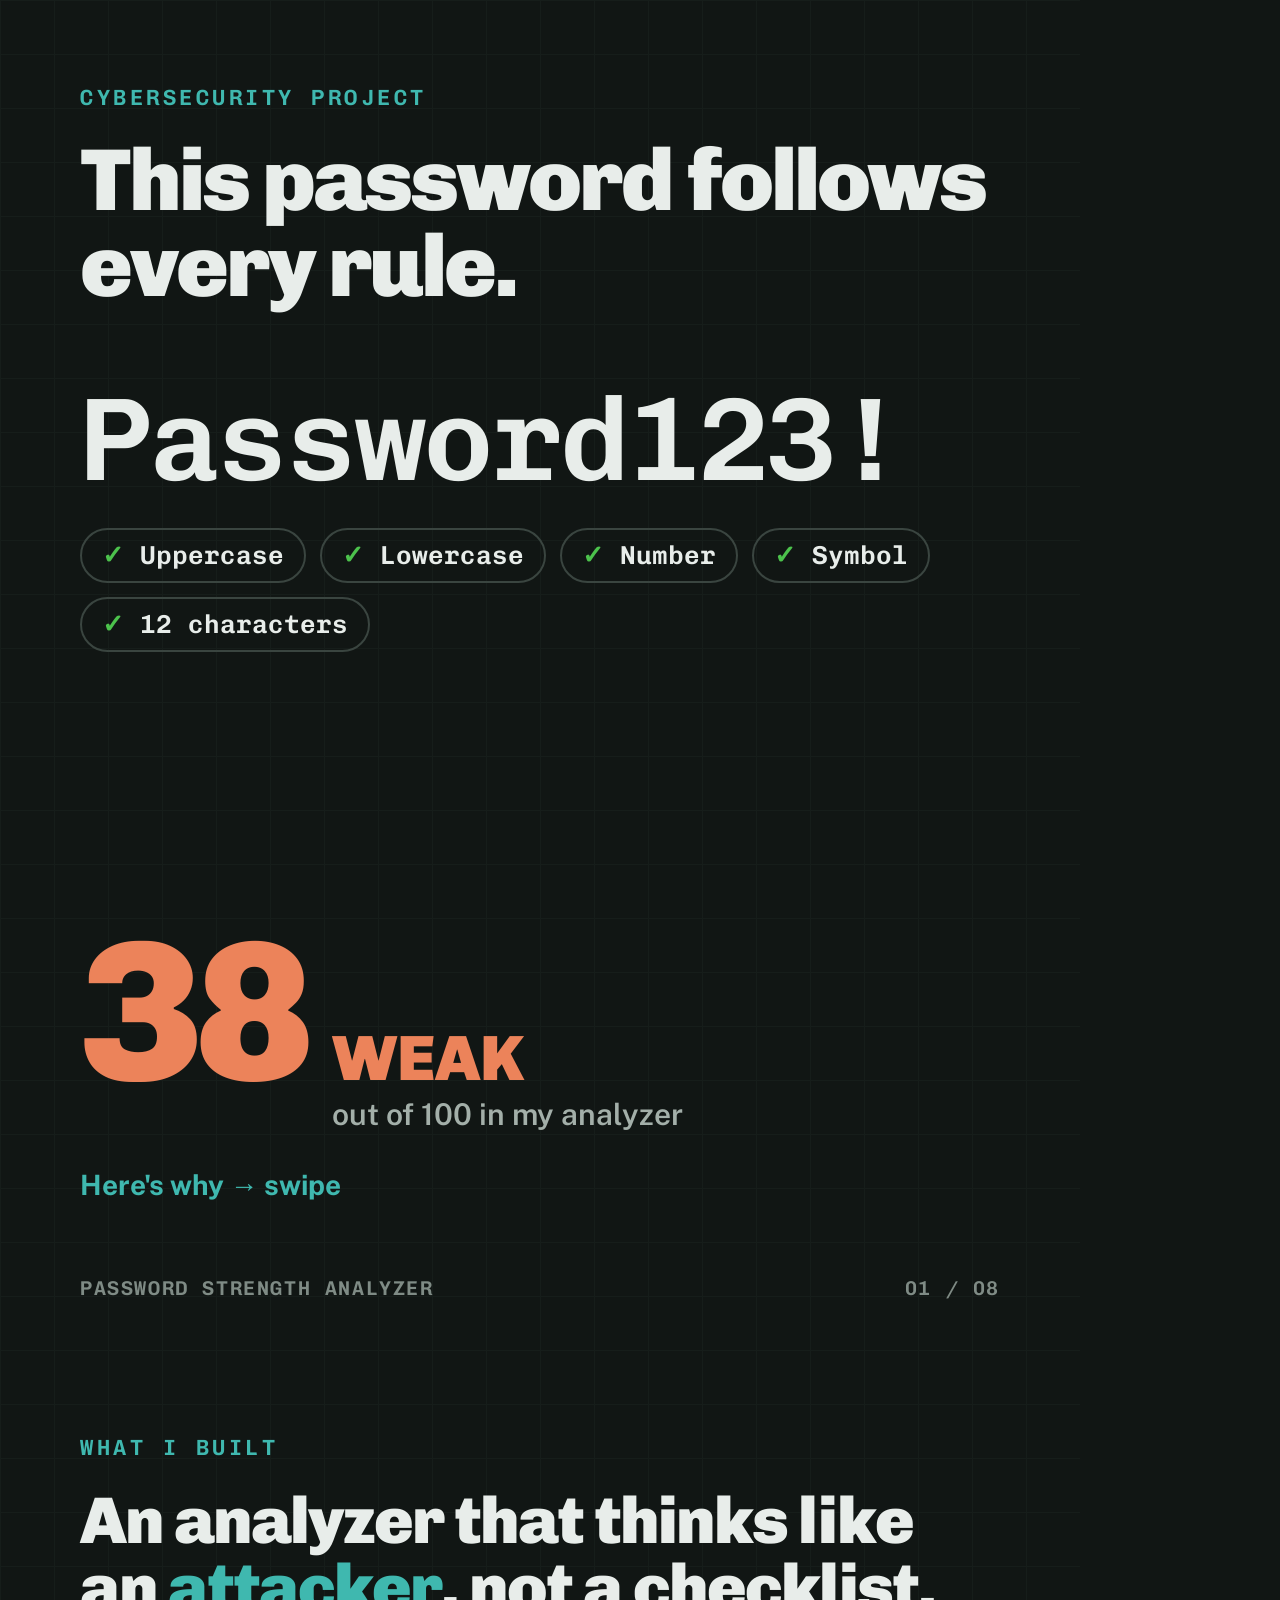
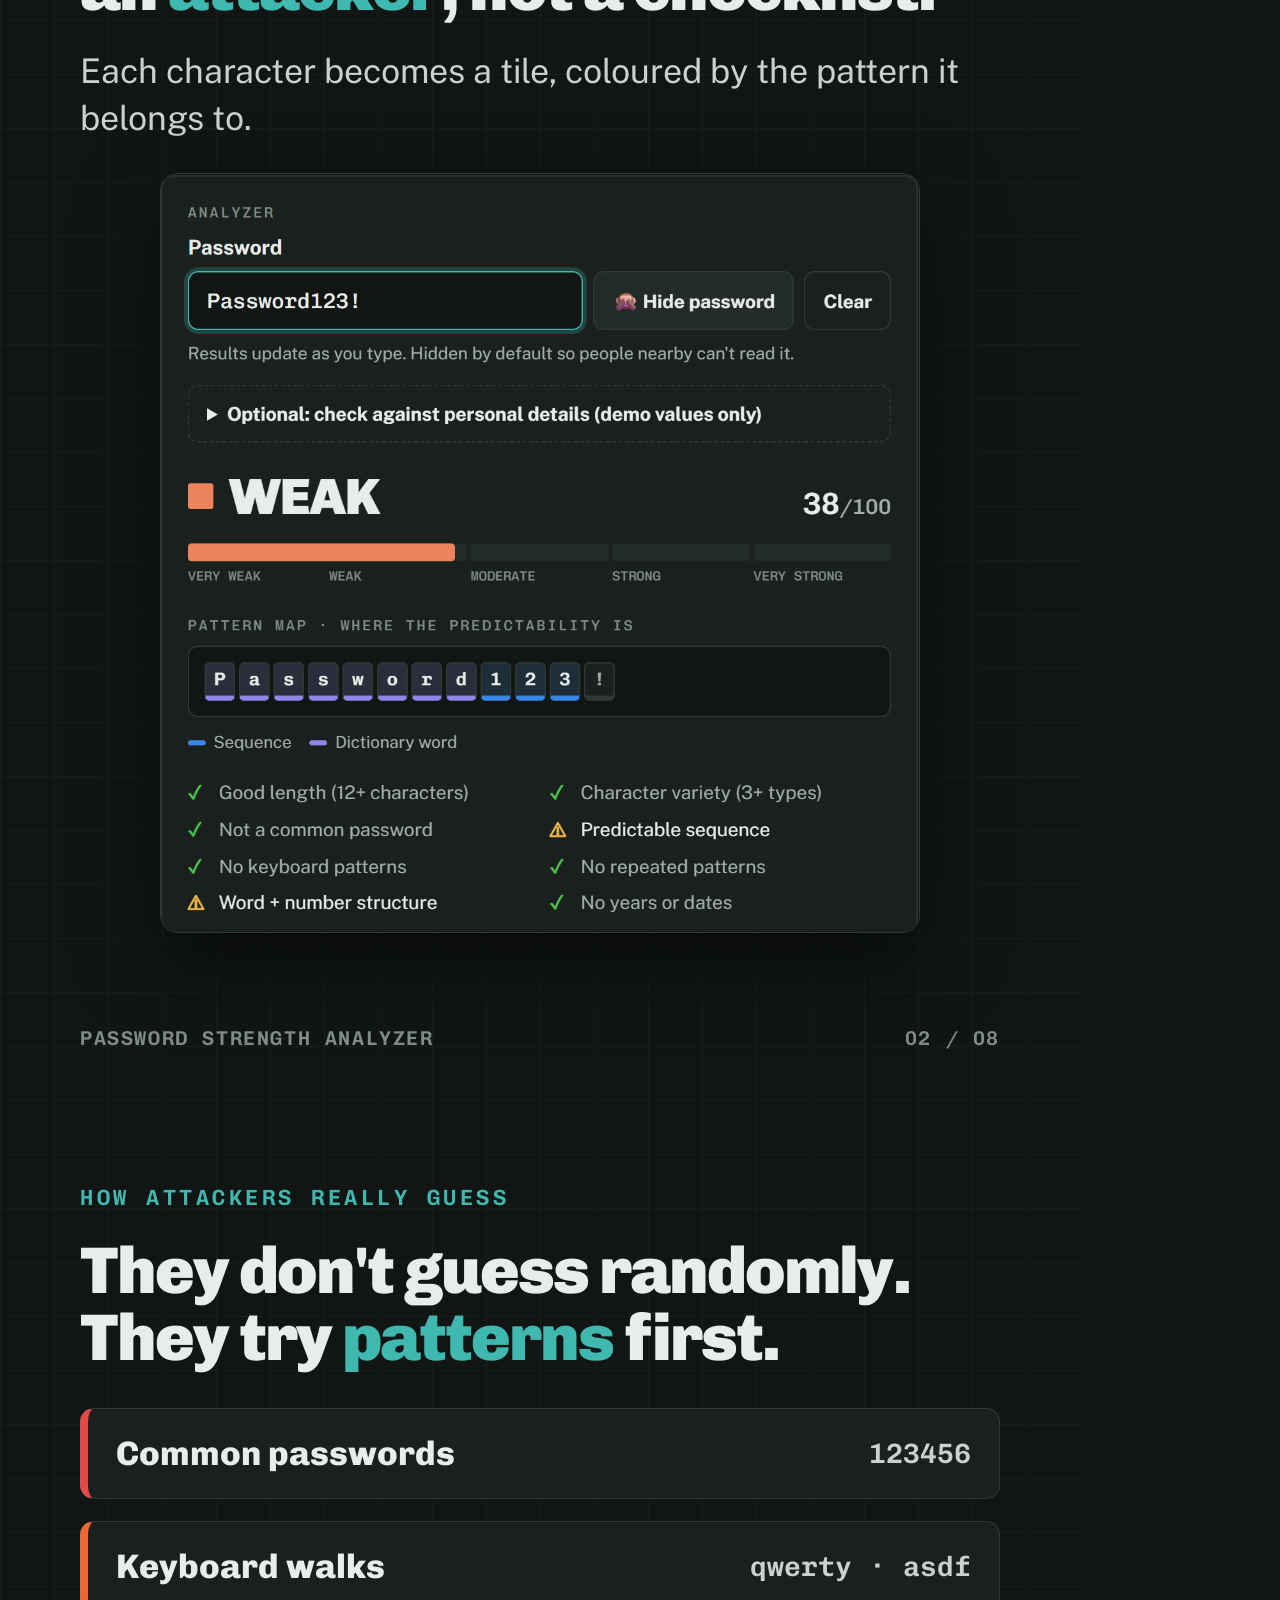
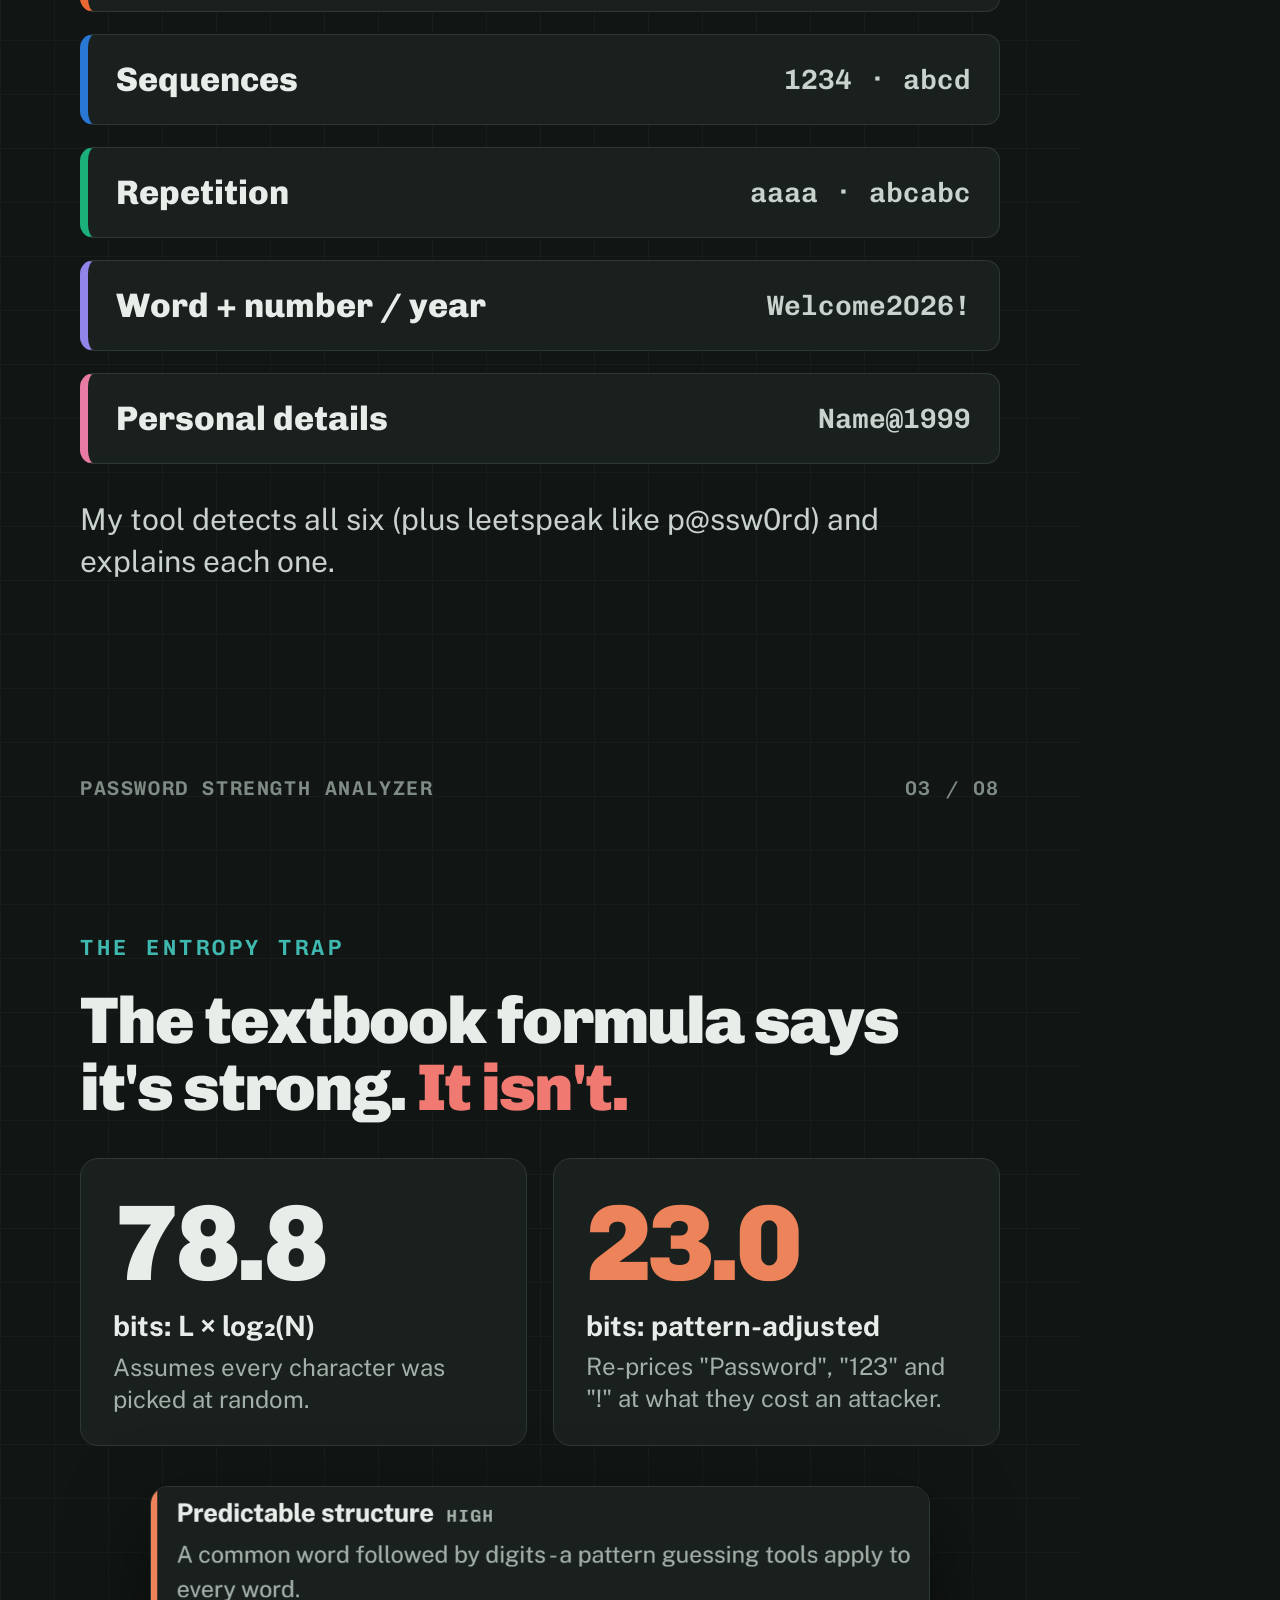
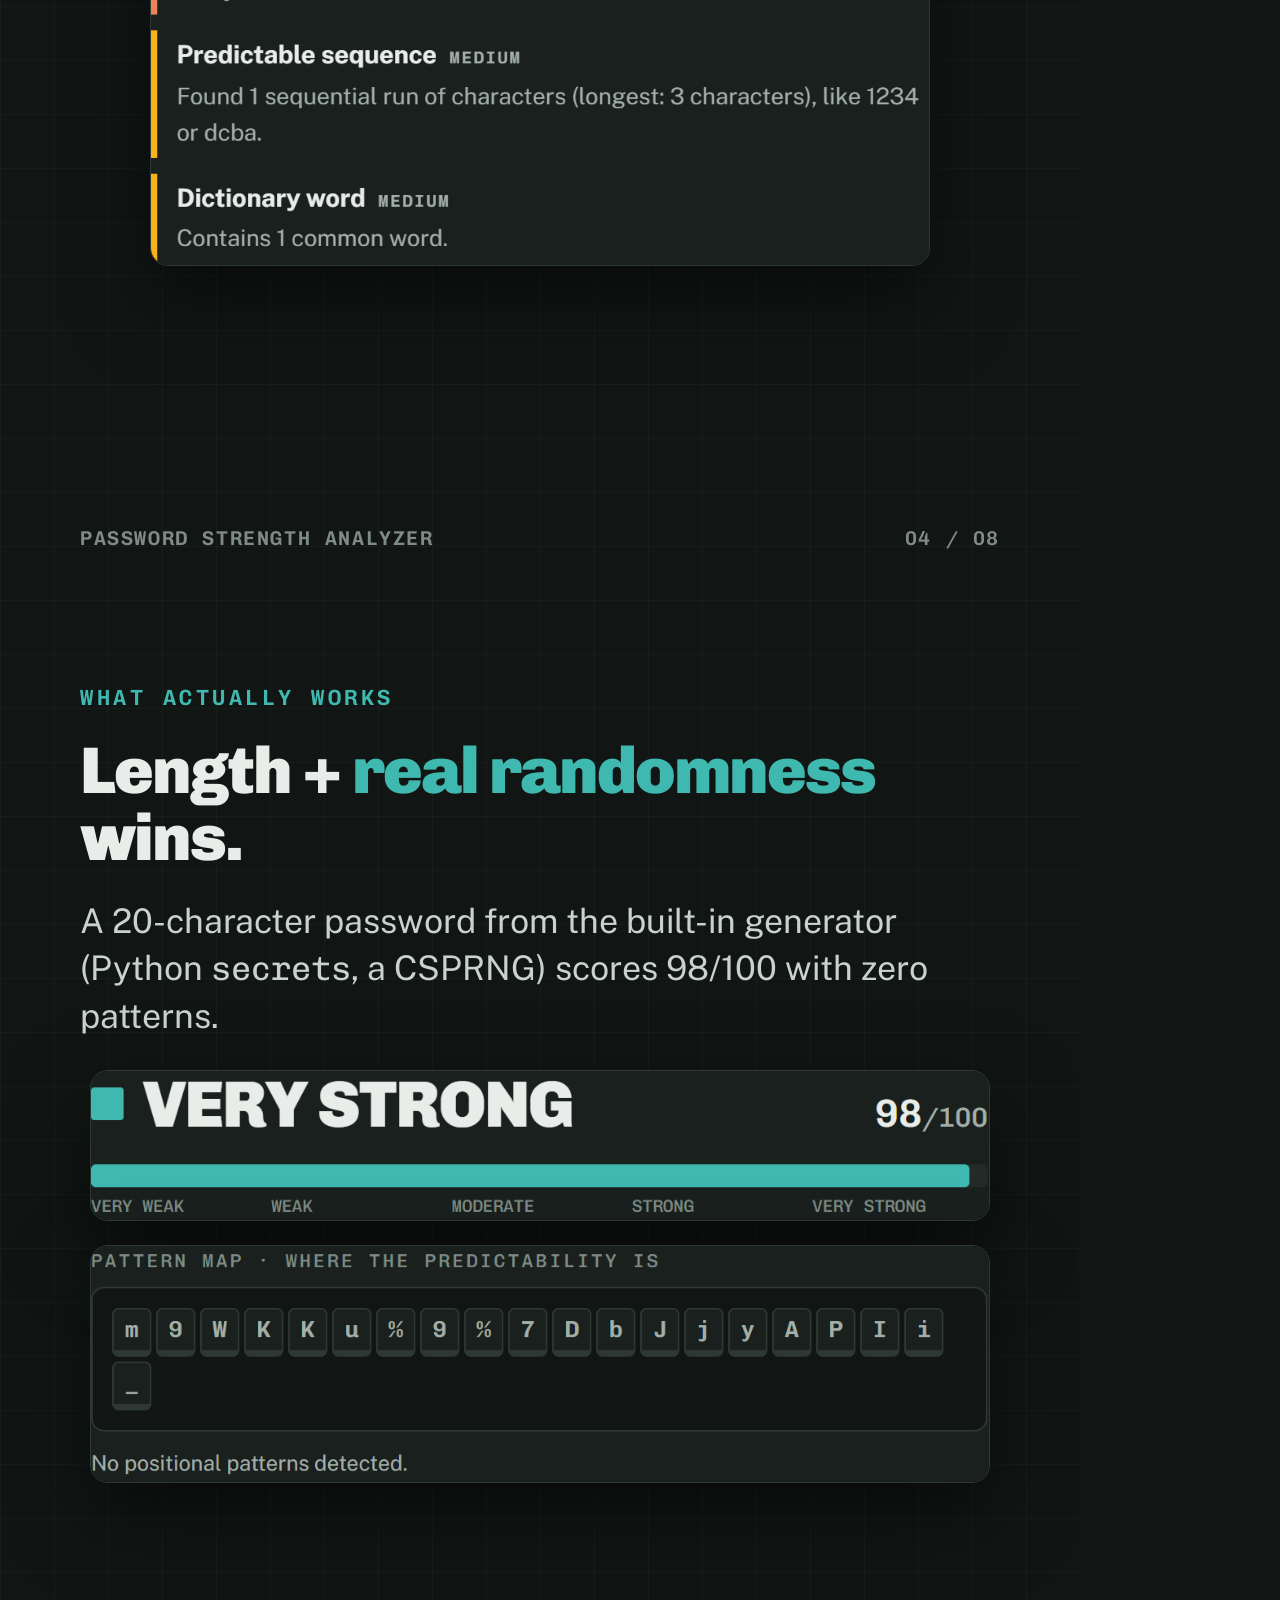
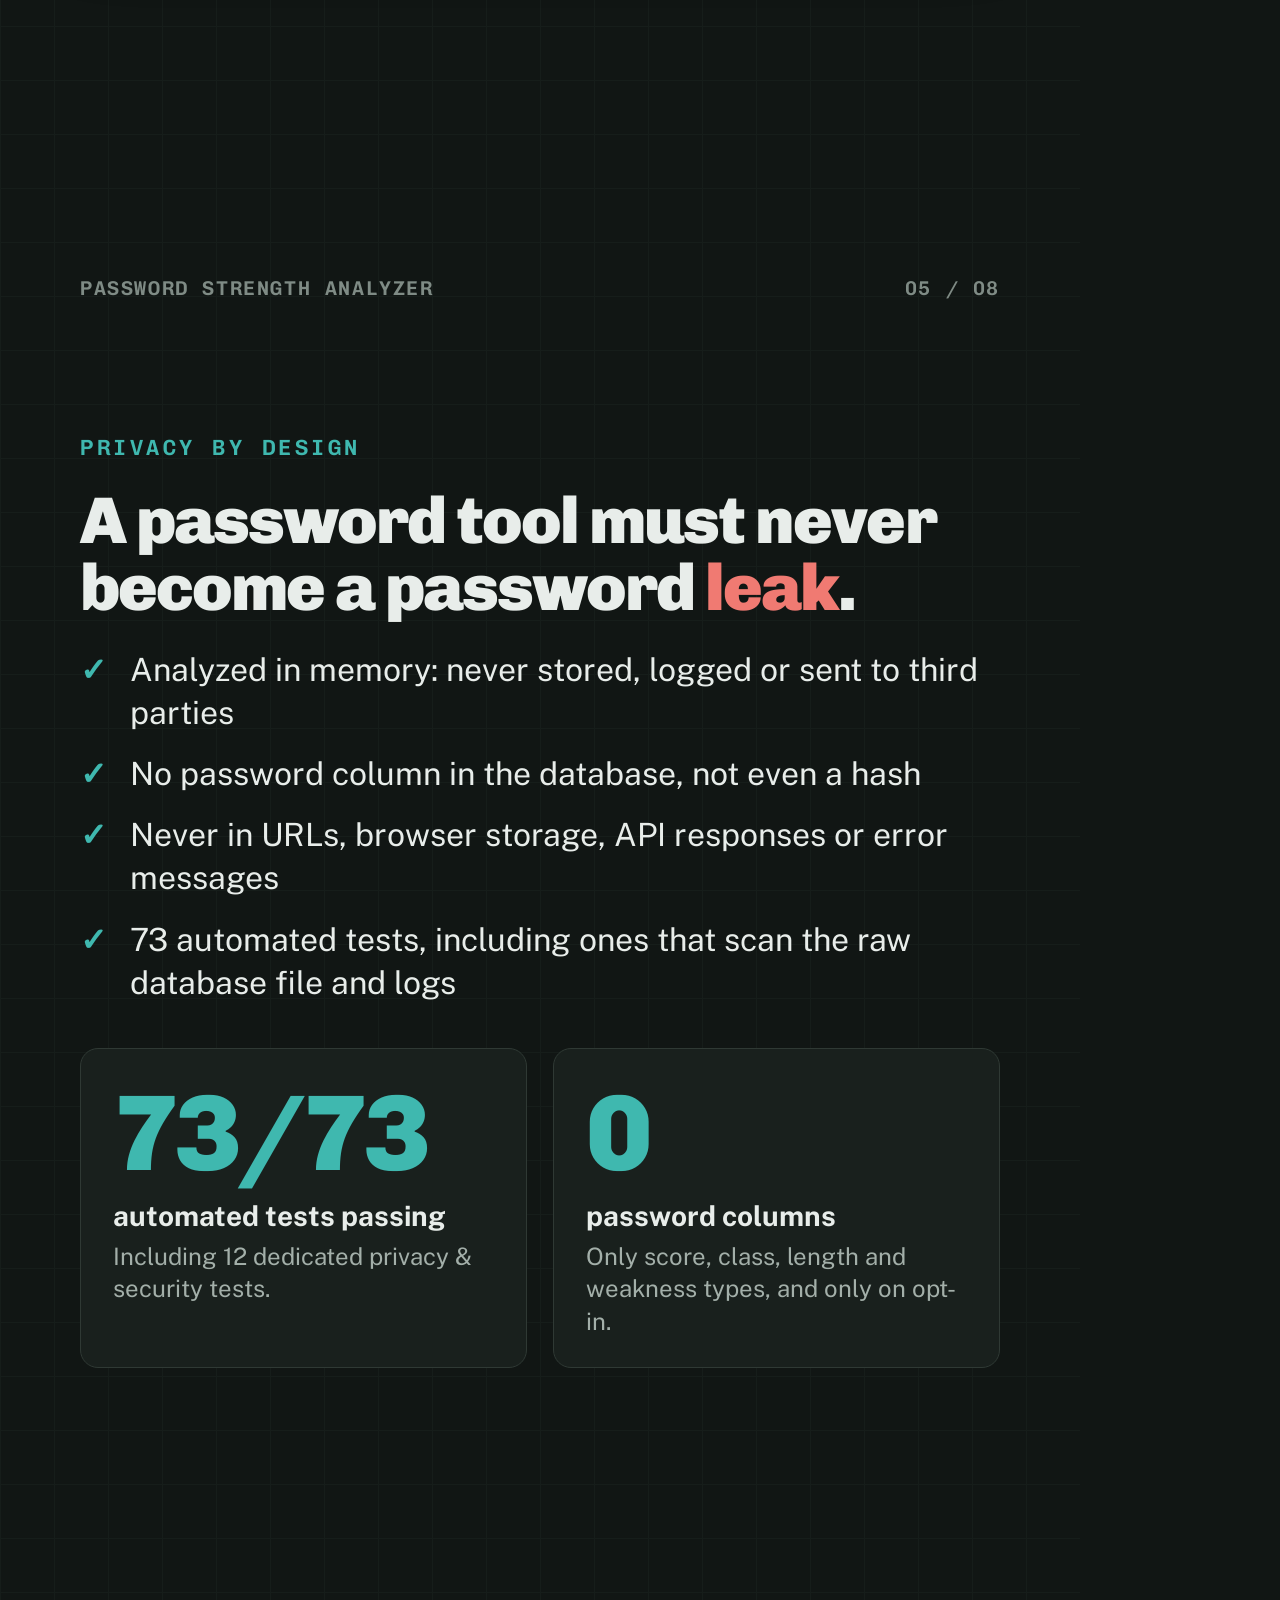
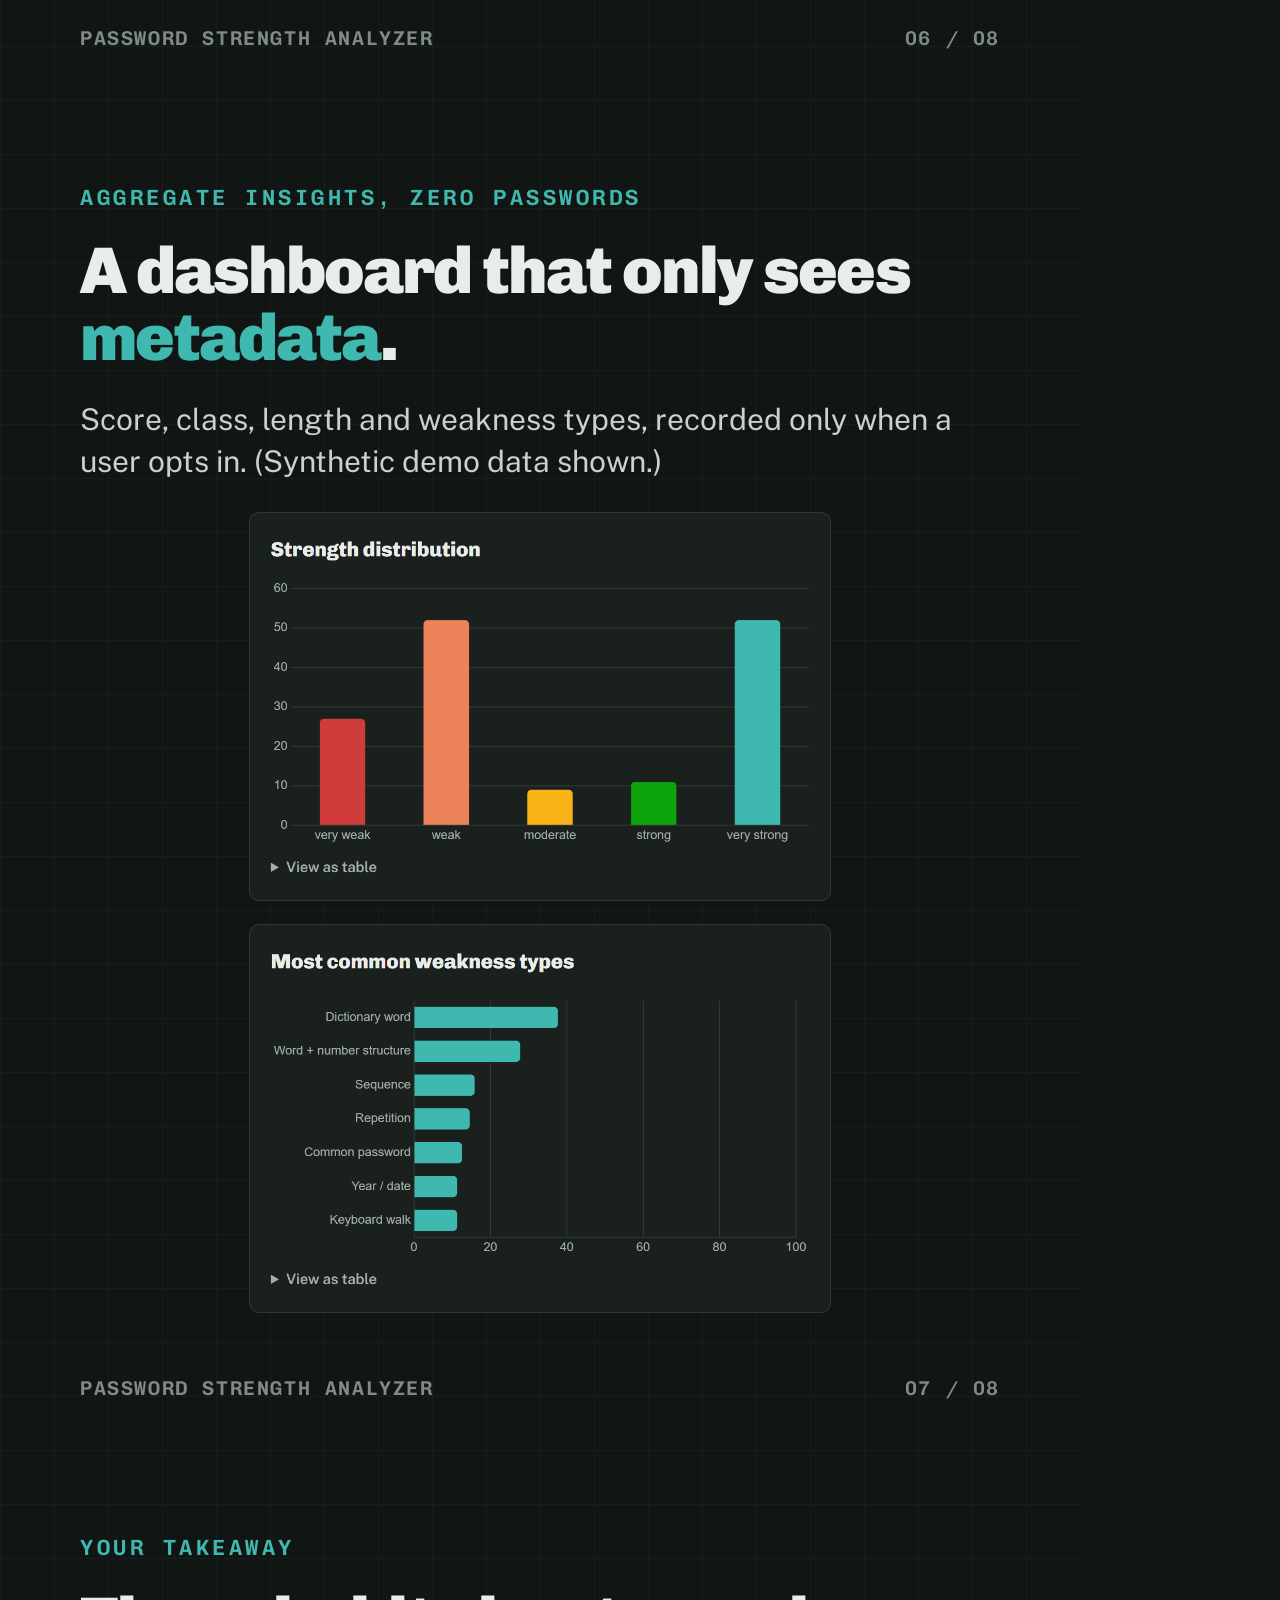
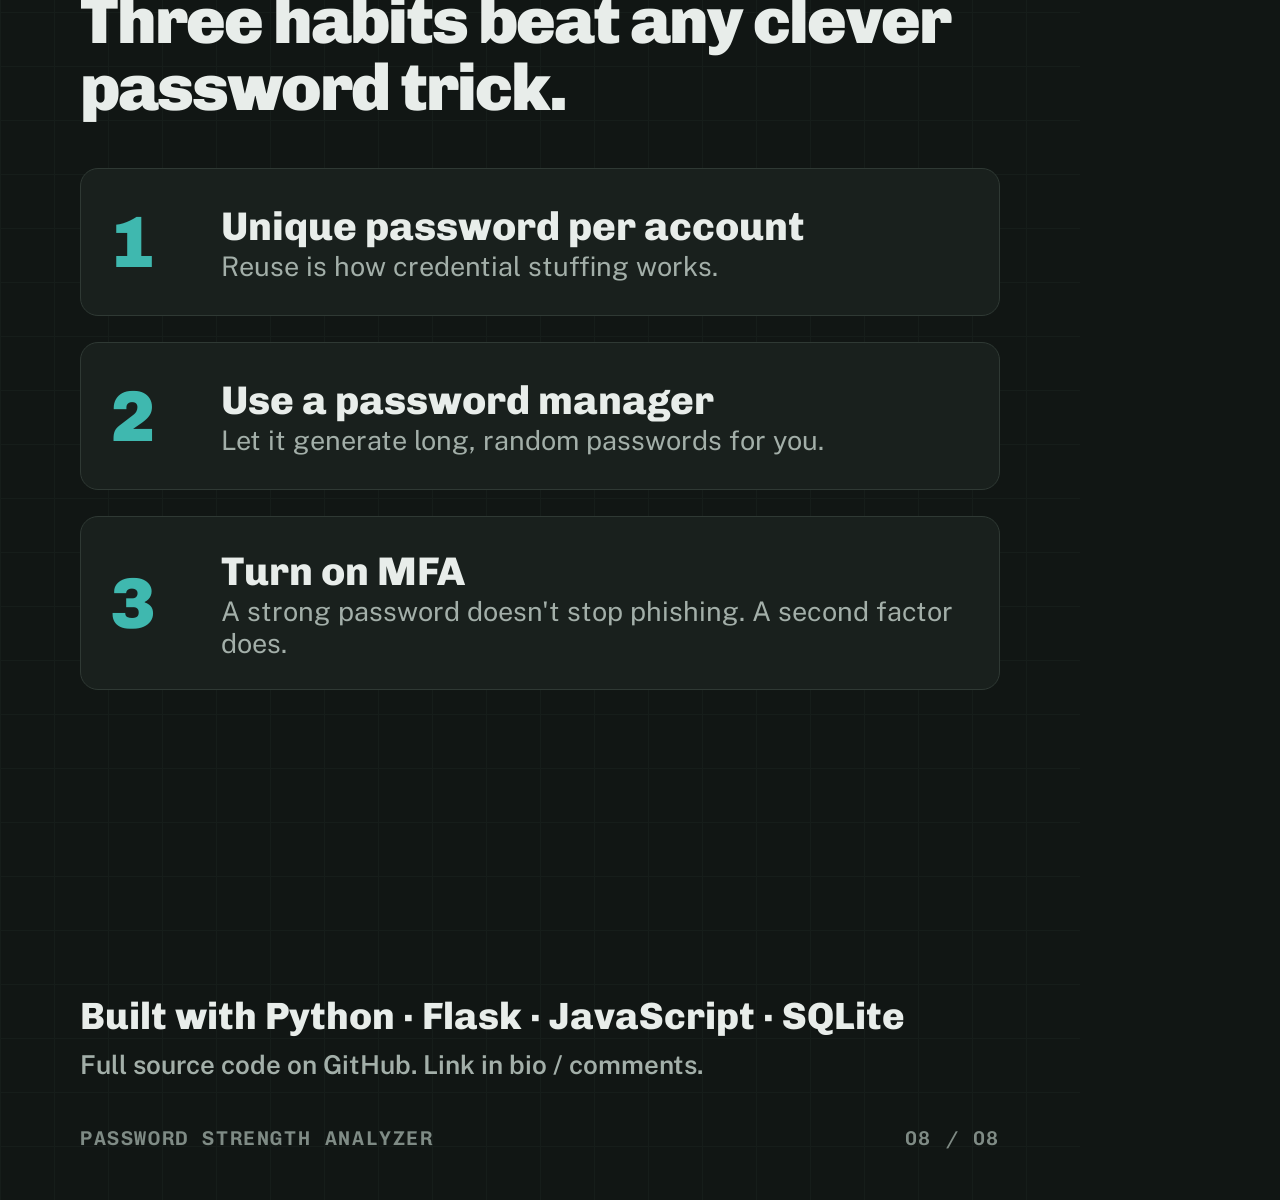
<file: social/carousel.html>
<!doctype html><html><head><meta charset='utf-8'><style>
@import url('https://fonts.googleapis.com/css2?family=Chivo:wght@700;800;900&family=Chivo+Mono:wght@500;600&family=Public+Sans:wght@400;600;700&display=swap');
@page { size: 1080px 1350px; margin: 0; }
* { box-sizing: border-box; }
html, body { margin: 0; background: #111614; }
.slide { width: 1080px; height: 1350px; position: relative; overflow: hidden; background: #111614;
  color: #e8edea; font-family: 'Public Sans', sans-serif; padding: 84px 80px 120px; page-break-after: always;
  display: flex; flex-direction: column; }
.slide::before { content: ""; position: absolute; inset: 0; pointer-events: none;
  background-image: linear-gradient(#1b2320 1px, transparent 1px), linear-gradient(90deg, #1b2320 1px, transparent 1px);
  background-size: 54px 54px; opacity: .55; }
.slide > * { position: relative; }
.eyebrow { font: 600 22px 'Chivo Mono', monospace; letter-spacing: .16em; text-transform: uppercase; color: #3fb8af; margin: 0 0 26px; }
h1 { font: 900 88px/0.98 'Chivo', sans-serif; letter-spacing: -.035em; margin: 0 0 30px; }
h2 { font: 900 66px/1.02 'Chivo', sans-serif; letter-spacing: -.03em; margin: 0 0 26px; }
p.lead { font-size: 34px; line-height: 1.4; color: #c9d2cd; margin: 0 0 30px; }
.accent { color: #3fb8af; }
.weak { color: #ec835a; }
.bad { color: #f07a72; }
.mono { font-family: 'Chivo Mono', monospace; }
.footer { position: absolute; left: 80px; right: 80px; bottom: 50px; display: flex; justify-content: space-between;
  font: 600 20px 'Chivo Mono', monospace; color: #7f8b85; letter-spacing: .08em; }
.shot { border-radius: 18px; border: 1px solid #2f3934; box-shadow: 0 30px 80px rgba(0,0,0,.55); display: block; max-width: 100%; }
.big-pw { font: 600 118px 'Chivo Mono', monospace; letter-spacing: -.02em; margin: 30px 0 18px; }
.chips { display: flex; gap: 14px; flex-wrap: wrap; margin-bottom: 40px; }
.chip { font: 600 26px 'Chivo Mono', monospace; padding: 10px 20px; border-radius: 999px; border: 2px solid #3a4540; color: #e8edea; }
.chip::before { content: "\2713\00a0"; color: #4cc24c; }
.verdict { display: flex; align-items: baseline; gap: 26px; margin-top: auto; }
.verdict .score { font: 900 200px/0.9 'Chivo', sans-serif; letter-spacing: -.05em; color: #ec835a; }
.verdict .label { font: 900 64px 'Chivo', sans-serif; color: #ec835a; }
.verdict small { display: block; font: 600 30px 'Public Sans'; color: #a3afa9; }
.swipe { font: 700 28px 'Public Sans'; color: #3fb8af; margin-top: 36px; }
.list { display: grid; gap: 22px; margin-top: 10px; }
.row { display: grid; grid-template-columns: 1fr auto; align-items: center; gap: 20px; padding: 24px 28px;
  background: #19201d; border: 1px solid #2f3934; border-left: 8px solid var(--c); border-radius: 14px; }
.row b { font: 800 34px 'Chivo', sans-serif; }
.row span { font: 600 28px 'Chivo Mono', monospace; color: #c9d2cd; }
.compare { display: grid; grid-template-columns: 1fr 1fr; gap: 26px; margin: 10px 0 40px; }
.stat { background: #19201d; border: 1px solid #2f3934; border-radius: 18px; padding: 30px 32px; }
.stat .n { font: 900 108px/1 'Chivo', sans-serif; letter-spacing: -.04em; }
.stat .t { font: 700 28px 'Public Sans'; margin-top: 12px; }
.stat .d { font-size: 24px; color: #a3afa9; margin-top: 8px; line-height: 1.35; }
.bul { list-style: none; padding: 0; margin: 0 0 34px; display: grid; gap: 18px; }
.bul li { font-size: 32px; line-height: 1.35; padding-left: 50px; position: relative; }
.bul li::before { content: "\2713"; position: absolute; left: 0; top: 0; color: #3fb8af; font-weight: 800; }
.rules { display: grid; gap: 26px; margin-top: 20px; }
.rule { display: grid; grid-template-columns: 110px 1fr; align-items: center; background: #19201d; border: 1px solid #2f3934; border-radius: 18px; padding: 30px; }
.rule .k { font: 900 72px 'Chivo', sans-serif; color: #3fb8af; }
.rule b { font: 800 40px 'Chivo', sans-serif; display: block; }
.rule span { font-size: 27px; color: #a3afa9; }
.cta { margin-top: auto; font: 800 38px 'Chivo', sans-serif; }
.cta small { display: block; font: 600 26px 'Public Sans'; color: #a3afa9; margin-top: 10px; }
</style></head><body><section class="slide">
      <p class="eyebrow">Cybersecurity project</p>
      <h1>This password follows every rule.</h1>
      <div class="big-pw">Password123!</div>
      <div class="chips"><span class="chip">Uppercase</span><span class="chip">Lowercase</span><span class="chip">Number</span><span class="chip">Symbol</span><span class="chip">12 characters</span></div>
      <div class="verdict"><div class="score">38</div><div><div class="label">WEAK</div><small>out of 100 in my analyzer</small></div></div>
      <p class="swipe">Here's why → swipe</p><div class="footer"><span>PASSWORD STRENGTH ANALYZER</span><span>01 / 08</span></div></section><section class="slide">
      <p class="eyebrow">What I built</p>
      <h2>An analyzer that thinks like an <span class="accent">attacker</span>, not a checklist.</h2>
      <p class="lead">Each character becomes a tile, coloured by the pattern it belongs to.</p>
      <img class="shot" src="assets/pw123_panel.png" style="width:760px;height:760px;object-fit:cover;object-position:top;align-self:center"><div class="footer"><span>PASSWORD STRENGTH ANALYZER</span><span>02 / 08</span></div></section><section class="slide">
      <p class="eyebrow">How attackers really guess</p>
      <h2>They don't guess randomly. They try <span class="accent">patterns</span> first.</h2>
      <div class="list"><div class="row" style="--c:#e34948"><b>Common passwords</b><span>123456</span></div><div class="row" style="--c:#eb6834"><b>Keyboard walks</b><span>qwerty · asdf</span></div><div class="row" style="--c:#2a78d6"><b>Sequences</b><span>1234 · abcd</span></div><div class="row" style="--c:#1baf7a"><b>Repetition</b><span>aaaa · abcabc</span></div><div class="row" style="--c:#9085e9"><b>Word + number / year</b><span>Welcome2026!</span></div><div class="row" style="--c:#e87ba4"><b>Personal details</b><span>Name@1999</span></div></div>
      <p class="lead" style="margin-top:34px;font-size:30px">My tool detects all six (plus leetspeak like p@ssw0rd) and explains each one.</p><div class="footer"><span>PASSWORD STRENGTH ANALYZER</span><span>03 / 08</span></div></section><section class="slide">
      <p class="eyebrow">The entropy trap</p>
      <h2>The textbook formula says it's strong. <span class="bad">It isn't.</span></h2>
      <div class="compare">
        <div class="stat"><div class="n">78.8</div><div class="t">bits: L × log₂(N)</div><div class="d">Assumes every character was picked at random.</div></div>
        <div class="stat"><div class="n weak">23.0</div><div class="t">bits: pattern-adjusted</div><div class="d">Re-prices "Password", "123" and "!" at what they cost an attacker.</div></div>
      </div>
      <img class="shot" src="assets/pw123_findings.png" style="width:780px;align-self:center"><div class="footer"><span>PASSWORD STRENGTH ANALYZER</span><span>04 / 08</span></div></section><section class="slide">
      <p class="eyebrow">What actually works</p>
      <h2>Length + <span class="accent">real randomness</span> wins.</h2>
      <p class="lead">A 20-character password from the built-in generator (Python <span class="mono">secrets</span>, a CSPRNG) scores 98/100 with zero patterns.</p>
      <img class="shot" src="assets/strong_readout.png" style="width:900px;align-self:center;margin-bottom:24px">
      <img class="shot" src="assets/strong_map.png" style="width:900px;align-self:center"><div class="footer"><span>PASSWORD STRENGTH ANALYZER</span><span>05 / 08</span></div></section><section class="slide">
      <p class="eyebrow">Privacy by design</p>
      <h2>A password tool must never become a password <span class="bad">leak</span>.</h2>
      <ul class="bul">
        <li>Analyzed in memory: never stored, logged or sent to third parties</li>
        <li>No password column in the database, not even a hash</li>
        <li>Never in URLs, browser storage, API responses or error messages</li>
        <li>73 automated tests, including ones that scan the raw database file and logs</li>
      </ul>
      <div class="compare">
        <div class="stat"><div class="n accent">73/73</div><div class="t">automated tests passing</div><div class="d">Including 12 dedicated privacy &amp; security tests.</div></div>
        <div class="stat"><div class="n accent">0</div><div class="t">password columns</div><div class="d">Only score, class, length and weakness types, and only on opt-in.</div></div>
      </div><div class="footer"><span>PASSWORD STRENGTH ANALYZER</span><span>06 / 08</span></div></section><section class="slide">
      <p class="eyebrow">Aggregate insights, zero passwords</p>
      <h2>A dashboard that only sees <span class="accent">metadata</span>.</h2>
      <p class="lead" style="font-size:30px">Score, class, length and weakness types, recorded only when a user opts in. (Synthetic demo data shown.)</p>
      <img class="shot" src="assets/dash_strength.png" style="width:900px;height:390px;object-fit:contain;background:transparent;border:none;box-shadow:none;align-self:center;margin-bottom:22px">
      <img class="shot" src="assets/dash_weakness.png" style="width:900px;height:390px;object-fit:contain;background:transparent;border:none;box-shadow:none;align-self:center"><div class="footer"><span>PASSWORD STRENGTH ANALYZER</span><span>07 / 08</span></div></section><section class="slide">
      <p class="eyebrow">Your takeaway</p>
      <h2>Three habits beat any clever password trick.</h2>
      <div class="rules">
        <div class="rule"><div class="k">1</div><div><b>Unique password per account</b><span>Reuse is how credential stuffing works.</span></div></div>
        <div class="rule"><div class="k">2</div><div><b>Use a password manager</b><span>Let it generate long, random passwords for you.</span></div></div>
        <div class="rule"><div class="k">3</div><div><b>Turn on MFA</b><span>A strong password doesn't stop phishing. A second factor does.</span></div></div>
      </div>
      <div class="cta">Built with Python · Flask · JavaScript · SQLite<small>Full source code on GitHub. Link in bio / comments.</small></div><div class="footer"><span>PASSWORD STRENGTH ANALYZER</span><span>08 / 08</span></div></section></body></html>
</file>
